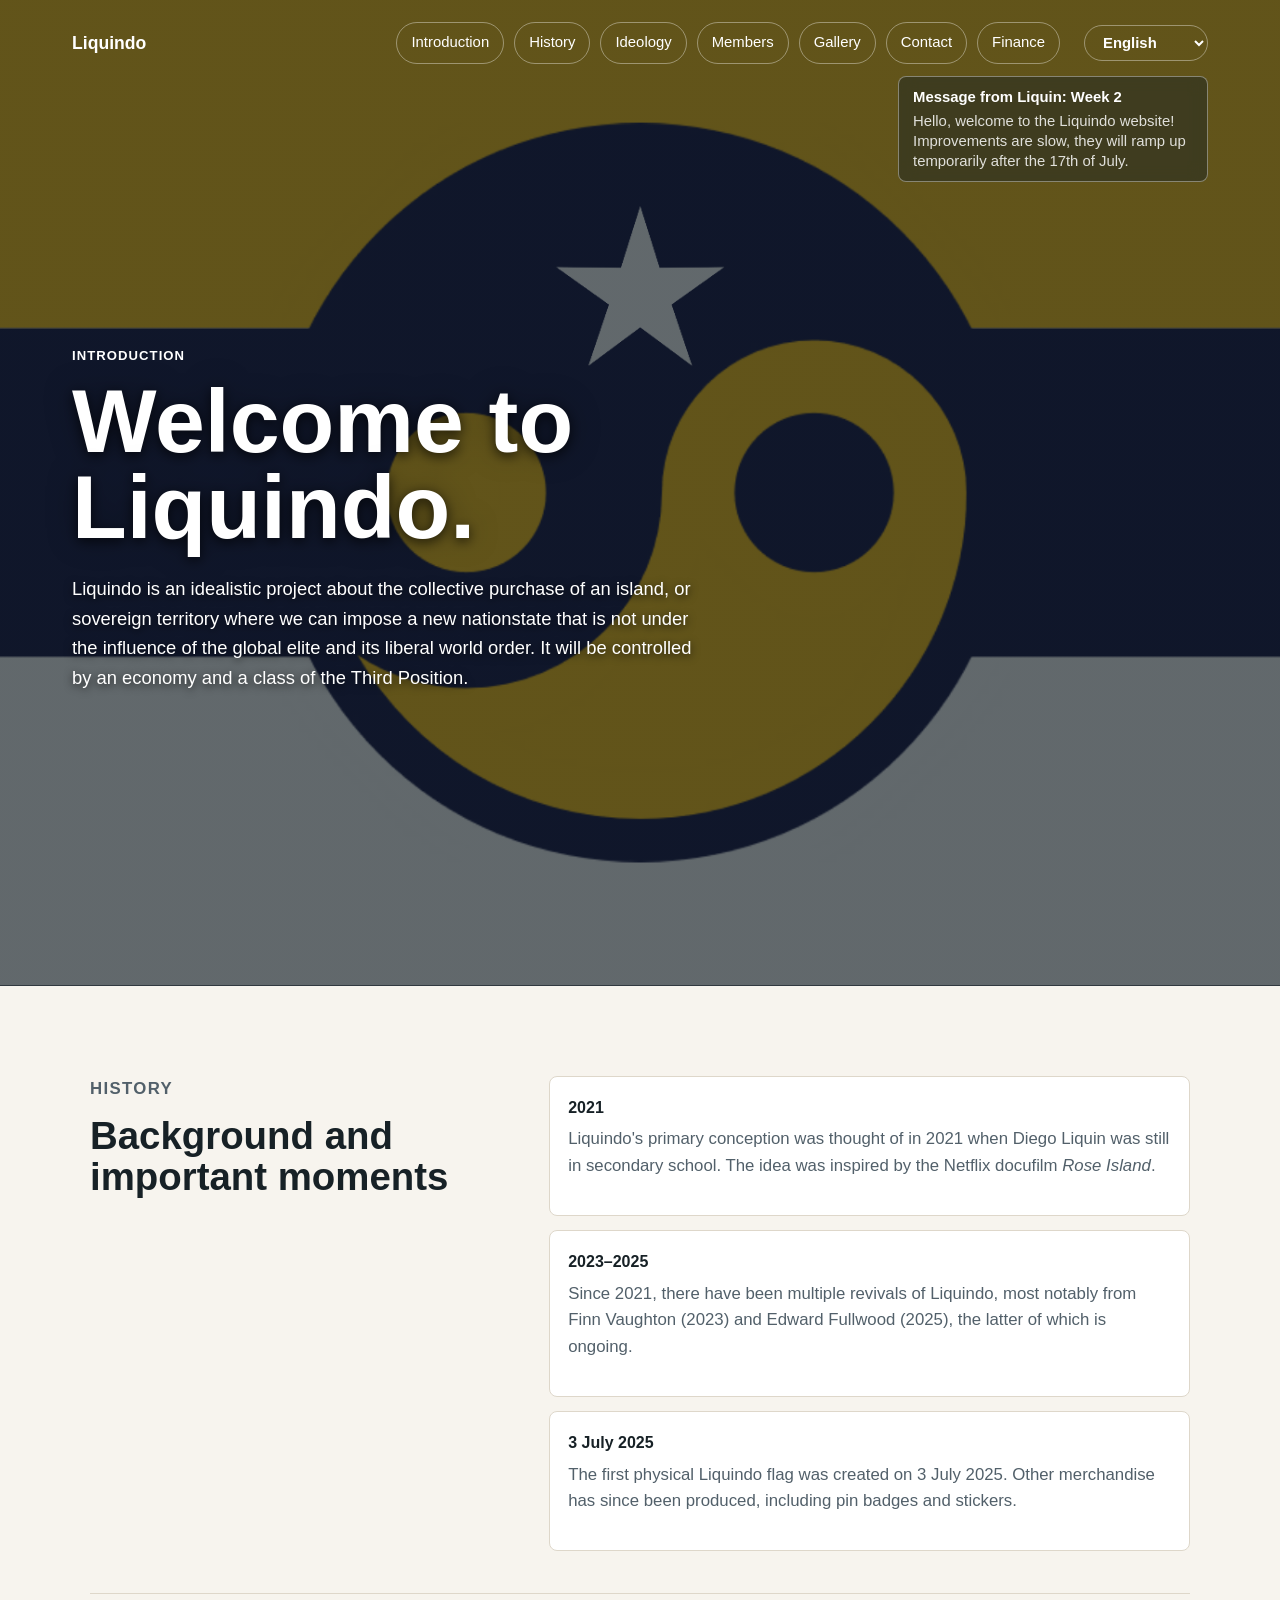
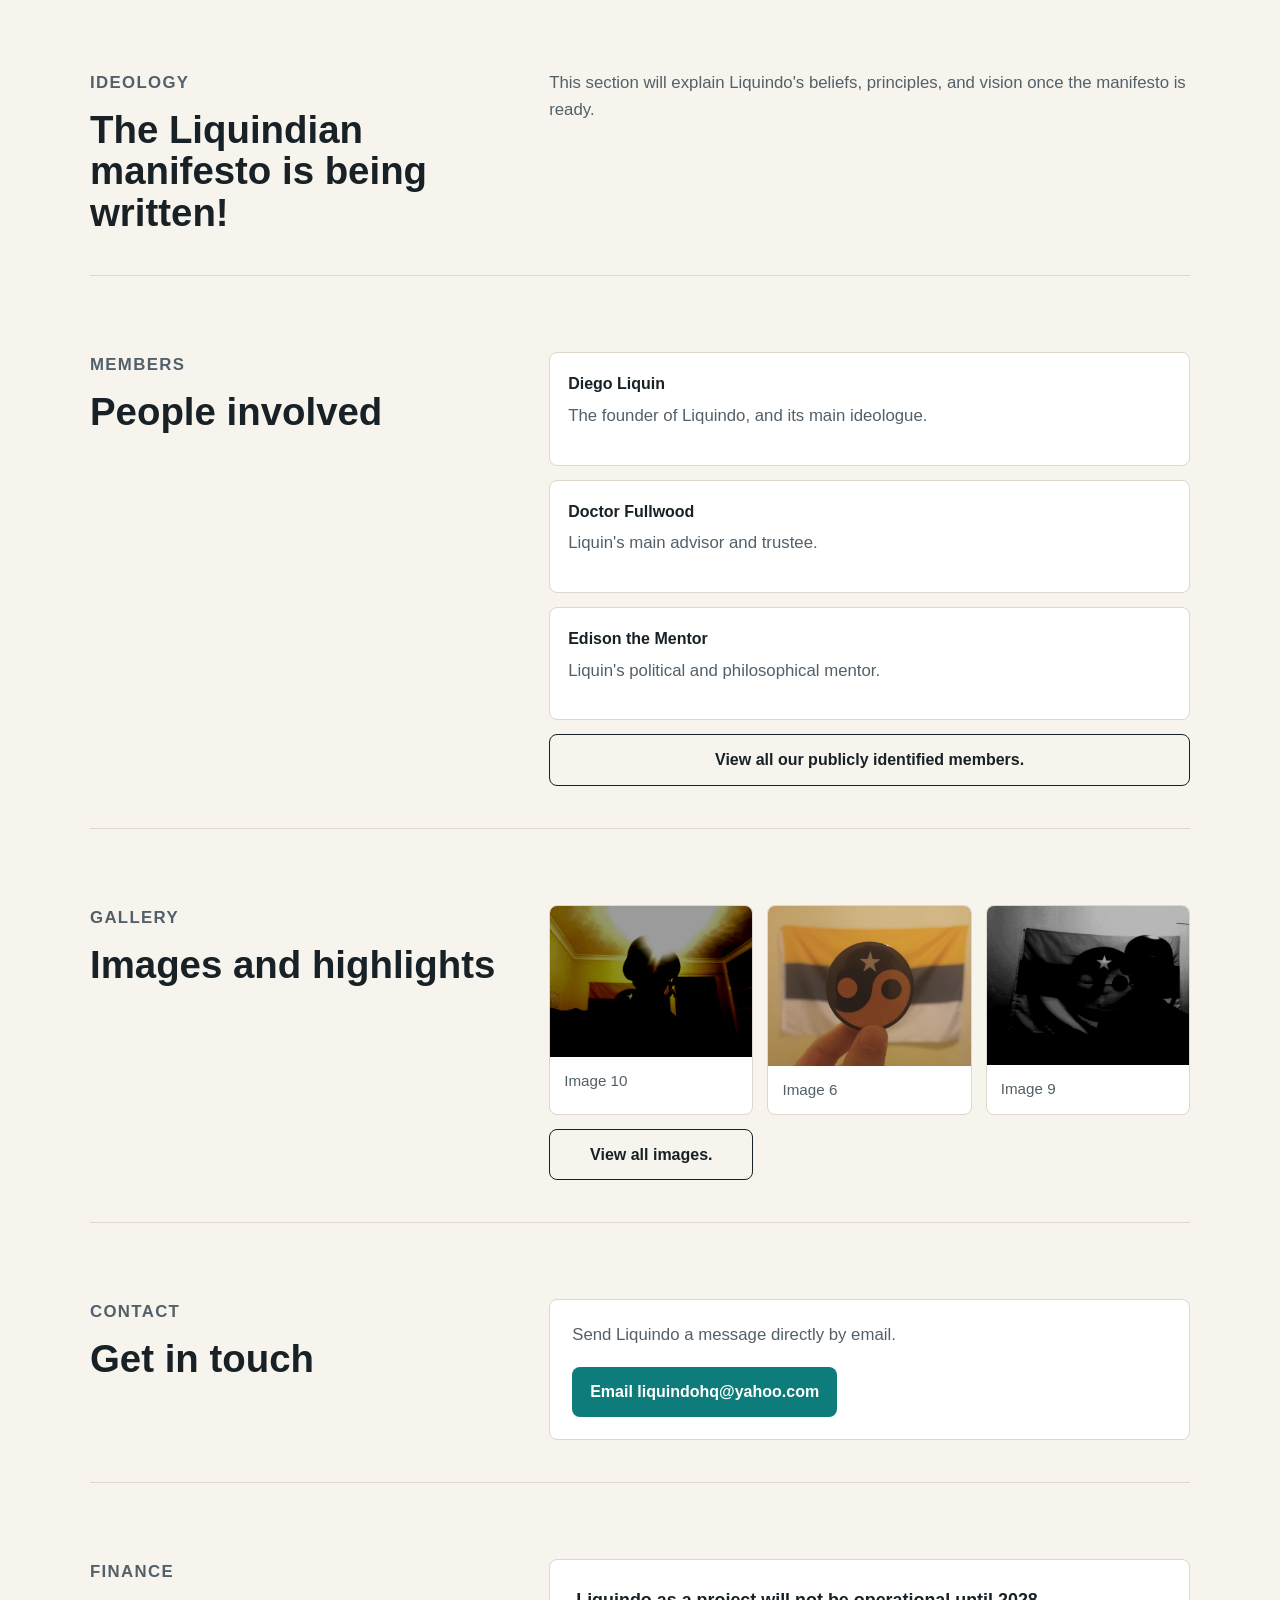
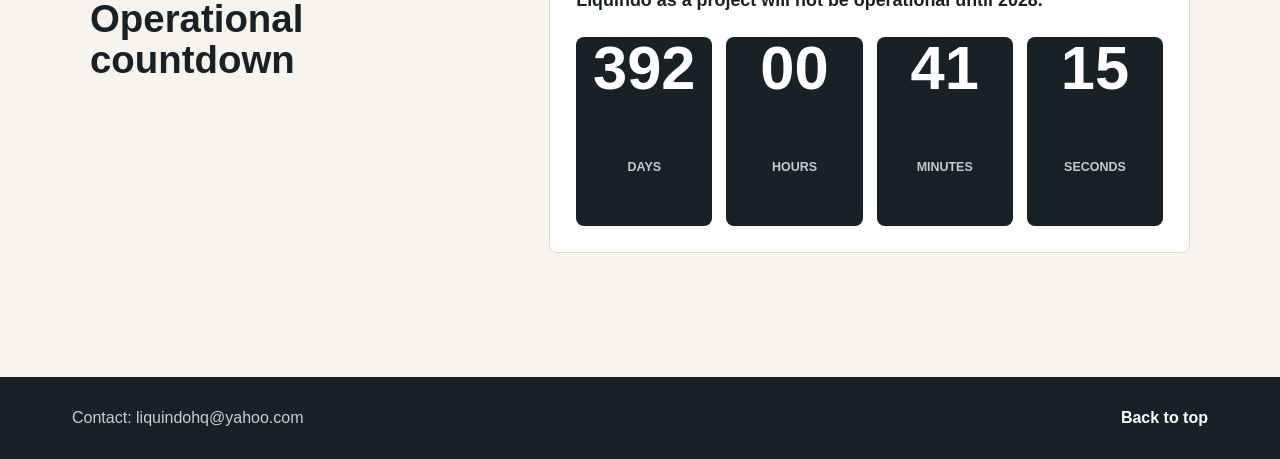
<file: index.html>
<!DOCTYPE html>
<html lang="en">
  <head>
    <meta charset="UTF-8" />
    <meta name="viewport" content="width=device-width, initial-scale=1.0" />
    <title>Liquindo</title>
    <link rel="stylesheet" href="style.css" />
  </head>
  <body>
    <header class="site-header">
      <nav class="topbar" aria-label="Main navigation">
        <a class="brand" href="#home">Liquindo</a>
        <div class="nav-links">
          <a href="#home" data-i18n="nav.introduction">Introduction</a>
          <a href="#history" data-i18n="nav.history">History</a>
          <a href="#ideology" data-i18n="nav.ideology">Ideology</a>
          <a href="#members" data-i18n="nav.members">Members</a>
          <a href="#gallery" data-i18n="nav.gallery">Gallery</a>
          <a href="#contact" data-i18n="nav.contact">Contact</a>
          <a href="#finance" data-i18n="nav.finance">Finance</a>
        </div>
        <select id="language-switcher" class="language-switcher" aria-label="Select language">
          <option value="en">English</option>
          <option value="es">Español</option>
          <option value="fr">Français</option>
          <option value="de">Deutsch</option>
          <option value="ru">Русский</option>
          <option value="pt">Português</option>
          <option value="pl">Polski</option>
          <option value="zh">中文</option>
        </select>
      </nav>
      <aside class="liquin-message">
        <strong data-i18n="message.title">Message from Liquin: Week 2</strong>
        <span data-i18n="message.text">Hello, welcome to the Liquindo website! Improvements are slow, they will ramp up temporarily after the 17th of July.</span>
      </aside>
      
      <!-- Tawk settings -->
<script>
var Tawk_API = Tawk_API || {};

Tawk_API.customStyle = {
  visibility: {
    desktop: {
      xOffset: 0,
      yOffset: 80
    },
    mobile: {
      xOffset: 0,
      yOffset: 80
    }
  }
};
</script>
      <!--Start of Tawk.to Script-->
      <script type="text/javascript">
        var Tawk_API = Tawk_API || {}, Tawk_LoadStart = new Date();
        (function () {
          var s1 = document.createElement("script"), s0 = document.getElementsByTagName("script")[0];
          s1.async = true;
          s1.src = "https://embed.tawk.to/6a3427374873f71d454a1cc0/1jrdrickt";
          s1.charset = "UTF-8";
          s1.setAttribute("crossorigin", "*");
          s0.parentNode.insertBefore(s1, s0);
        })();
      </script>
      <!--End of Tawk.to Script-->

      <section class="hero" id="home">
        <div class="hero-content">
          <p class="eyebrow" data-i18n="hero.eyebrow">Introduction</p>
          <h1 data-i18n="hero.title">Welcome to Liquindo.</h1>
          <p data-i18n="hero.description">
            Liquindo is an idealistic project about the collective purchase of
            an island, or sovereign territory where we can impose a new
            nationstate that is not under the influence of the global elite and
            its liberal world order. It will be controlled by an economy and a
            class of the Third Position.
          </p>
        </div>
      </section>
    </header>

    <main>
<section class="content-section" id="history">
  <div>
    <p class="section-label" data-i18n="section.history">History</p>
    <h2 data-i18n="section.history.title">Background and important moments</h2>
  </div>

  <div class="timeline">
    <article>
      <span>2021</span>
      <p>
        Liquindo's primary conception was thought of in 2021 when Diego Liquin
        was still in secondary school. The idea was inspired by the Netflix
        docufilm <em>Rose Island</em>.
      </p>
    </article>

    <article>
      <span>2023–2025</span>
      <p>
        Since 2021, there have been multiple revivals of Liquindo, most notably
        from Finn Vaughton (2023) and Edward Fullwood (2025), the latter of
        which is ongoing.
      </p>
    </article>

    <article>
      <span>3 July 2025</span>
      <p>
        The first physical Liquindo flag was created on 3 July 2025. Other
        merchandise has since been produced, including pin badges and stickers.
      </p>
    </article>
  </div>
</section>
      <section class="content-section" id="ideology">
        <div>
          <p class="section-label" data-i18n="section.ideology">Ideology</p>
          <h2 data-i18n="section.ideology.title">The Liquindian manifesto is being written!</h2>
        </div>
        <p data-i18n="section.ideology.description">
          This section will explain Liquindo's beliefs, principles, and vision
          once the manifesto is ready.
        </p>
      </section>
      
      <section class="content-section" id="members">
        <div>
          <p class="section-label" data-i18n="section.members">Members</p>
          <h2 data-i18n="section.members.title">People involved</h2>
        </div>
        <div class="info-grid">
          <article>
            <strong data-i18n="member.diego">Diego Liquin</strong>
            <p data-i18n="member.diego.desc">The founder of Liquindo, and its main ideologue.</p>
          </article>
          <article>
            <strong data-i18n="member.fullwood">Doctor Fullwood</strong>
            <p data-i18n="member.fullwood.desc">Liquin's main advisor and trustee.</p>
          </article>
          <article>
            <strong data-i18n="member.edison">Edison the Mentor</strong>
            <p data-i18n="member.edison.desc">Liquin's political and philosophical mentor.</p>
          </article>
          <a class="section-link" href="members.html" data-i18n="link.members">View all our publicly identified members.</a>
        </div>
      </section>

      <section class="content-section" id="gallery">
        <div>
          <p class="section-label" data-i18n="section.gallery">Gallery</p>
          <h2 data-i18n="section.gallery.title">Images and highlights</h2>
        </div>
        <div class="gallery-grid">
          <figure>
            <img
              src="images/20251125_223954.jpg"
              alt="Image 10"
            />
            <figcaption>Image 10</figcaption>
          </figure>
          <figure>
            <img
              src="images/20251102_162413.jpg"
              alt="Image 6"
            />
            <figcaption>Image 6</figcaption>
          </figure>
          <figure>
            <img
              src="images/20251125_170954.jpg"
              alt="Image 9"
            />
            <figcaption>Image 9</figcaption>
          </figure>
          <a class="section-link" href="gallery.html" data-i18n="link.gallery">View all images.</a>
        </div>
      </section>

      <section class="content-section" id="contact">
        <div>
          <p class="section-label" data-i18n="section.contact">Contact</p>
          <h2 data-i18n="section.contact.title">Get in touch</h2>
        </div>
        <div class="contact-card">
          <p data-i18n="section.contact.message">Send Liquindo a message directly by email.</p>
          <a class="email-button" href="mailto:liquindohq@yahoo.com" data-i18n="link.email">
            Email liquindohq@yahoo.com
          </a>
        </div>
      </section>

      <section class="content-section finance-section" id="finance">
        <div>
          <p class="section-label" data-i18n="section.finance">Finance</p>
          <h2 data-i18n="section.finance.title">Operational countdown</h2>
        </div>
        <div class="countdown-panel">
          <p data-i18n="section.finance.description">Liquindo as a project will not be operational until 2028.</p>
          <div class="countdown" aria-label="Countdown until 2028">
            <span>
              <strong id="days">000</strong>
              <span data-i18n="countdown.days">Days</span>
            </span>
            <span>
              <strong id="hours">00</strong>
              <span data-i18n="countdown.hours">Hours</span>
            </span>
            <span>
              <strong id="minutes">00</strong>
              <span data-i18n="countdown.minutes">Minutes</span>
            </span>
            <span>
              <strong id="seconds">00</strong>
              <span data-i18n="countdown.seconds">Seconds</span>
            </span>
          </div>
        </div>
      </section>
    </main>

    <footer>
      <p data-i18n="footer.contact">Contact: liquindohq@yahoo.com</p>
      <a href="#home" data-i18n="footer.top">Back to top</a>
    </footer>
    <script src="i18n.js"></script>
    <script>
      const launchDate = new Date("2028-01-01T00:00:00");
      const units = {
        days: document.getElementById("days"),
        hours: document.getElementById("hours"),
        minutes: document.getElementById("minutes"),
        seconds: document.getElementById("seconds"),
      };

      function updateCountdown() {
        const distance = launchDate - new Date();

        if (distance <= 0) {
          units.days.textContent = "000";
          units.hours.textContent = "00";
          units.minutes.textContent = "00";
          units.seconds.textContent = "00";
          return;
        }

        const days = Math.floor(distance / (1000 * 60 * 60 * 24));
        const hours = Math.floor((distance / (1000 * 60 * 60)) % 24);
        const minutes = Math.floor((distance / (1000 * 60)) % 60);
        const seconds = Math.floor((distance / 1000) % 60);

        units.days.textContent = String(days).padStart(3, "0");
        units.hours.textContent = String(hours).padStart(2, "0");
        units.minutes.textContent = String(minutes).padStart(2, "0");
        units.seconds.textContent = String(seconds).padStart(2, "0");
      }

      updateCountdown();
      setInterval(updateCountdown, 1000);
    </script>
  </body>
</html>
</file>
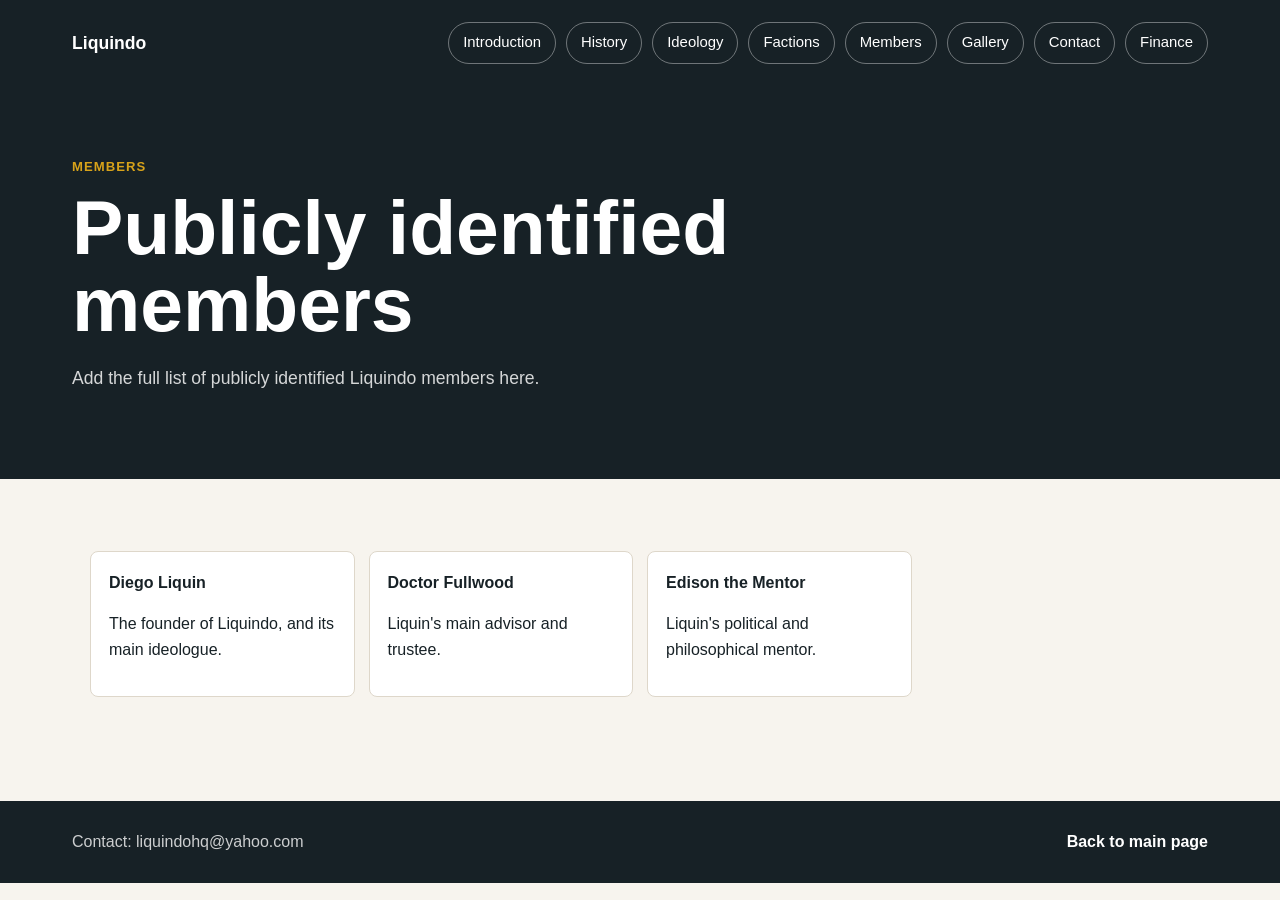
<file: members.html>
<!DOCTYPE html>
<html lang="en">
  <head>
    <meta charset="UTF-8" />
    <meta name="viewport" content="width=device-width, initial-scale=1.0" />
    <title>Liquindo Members</title>
    <link rel="stylesheet" href="style.css" />
  </head>
  <body>
    <header class="page-header">
      <nav class="topbar" aria-label="Main navigation">
        <a class="brand" href="index.html">Liquindo</a>
        <div class="nav-links">
          <a href="index.html#home">Introduction</a>
          <a href="index.html#history">History</a>
          <a href="index.html#ideology">Ideology</a>
          <a href="index.html#factions">Factions</a>
          <a href="index.html#members">Members</a>
          <a href="gallery.html">Gallery</a>
          <a href="index.html#contact">Contact</a>
          <a href="index.html#finance">Finance</a>
        </div>
      </nav>
      <div class="page-title">
        <p class="eyebrow">Members</p>
        <h1>Publicly identified members</h1>
        <p>Add the full list of publicly identified Liquindo members here.</p>
      </div>
    </header>

    <main>
      <section class="full-page-section">
        <div class="info-grid wide-grid">
          <article>
            <strong>Diego Liquin</strong>
            <p>The founder of Liquindo, and its main ideologue.</p>
          </article>
          <article>
            <strong>Doctor Fullwood</strong>
            <p>Liquin's main advisor and trustee.</p>
          </article>
          <article>
            <strong>Edison the Mentor</strong>
            <p>Liquin's political and philosophical mentor.</p>
          </article>
        </div>
      </section>
    </main>

    <footer>
      <p>Contact: liquindohq@yahoo.com</p>
      <a href="index.html">Back to main page</a>
    </footer>
  </body>
</html>
</file>
<file: style.css>
:root {
  --ink: #172126;
  --muted: #52606a;
  --paper: #f7f4ee;
  --surface: #ffffff;
  --teal: #0e7c7b;
  --coral: #d95d39;
  --gold: #d8a31a;
  --green: #4d8f42;
  --border: #ded7ca;
  --shadow: 0 20px 45px rgba(23, 33, 38, 0.12);
}

* {
  box-sizing: border-box;
}

html {
  scroll-behavior: smooth;
}

body {
  margin: 0;
  background: var(--paper);
  color: var(--ink);
  font-family: Arial, Helvetica, sans-serif;
  line-height: 1.6;
}

a {
  color: inherit;
  text-decoration: none;
}

.site-header {
  position: relative;
  min-height: 100vh;
  background:
    linear-gradient(rgba(23, 33, 38, 0.68), rgba(23, 33, 38, 0.68)),
    url("images/liquindo-intro.png");
  background-position: center;
  background-size: cover;
  background-repeat: no-repeat;
  color: #ffffff;
  overflow: hidden;
}

.topbar,
.hero,
.liquin-message {
  position: relative;
  z-index: 2;
  color: #ffffff;
}

.brand,
.topbar a,
.hero h1,
.hero p,
.hero .eyebrow,
.liquin-message {
  color: #ffffff;
}

.page-header {
  background: var(--ink);
  color: #ffffff;
}

.topbar {
  display: flex;
  align-items: center;
  justify-content: space-between;
  gap: 24px;
  padding: 22px min(6vw, 72px);
  flex-wrap: wrap;
}

.brand {
  font-size: 1.1rem;
  font-weight: 800;
}

.nav-links {
  display: flex;
  flex-wrap: wrap;
  gap: 10px;
  justify-content: flex-end;
  flex: 1;
}

.nav-links a {
  border: 1px solid rgba(255, 255, 255, 0.38);
  border-radius: 999px;
  padding: 8px 14px;
  font-size: 0.93rem;
  transition: background 0.2s ease, transform 0.2s ease;
}

.nav-links a:hover {
  background: rgba(255, 255, 255, 0.16);
  transform: translateY(-2px);
}

.language-switcher {
  border: 1px solid rgba(255, 255, 255, 0.38);
  border-radius: 999px;
  padding: 8px 14px;
  font-size: 0.93rem;
  background: transparent;
  color: #ffffff;
  cursor: pointer;
  transition: background 0.2s ease, transform 0.2s ease;
  font-weight: 600;
  min-width: 110px;
}

.language-switcher:hover {
  background: rgba(255, 255, 255, 0.16);
  transform: translateY(-2px);
}

.language-switcher option {
  background: var(--ink);
  color: #ffffff;
  padding: 8px 14px;
  border: none;
}

.language-switcher option:hover {
  background: var(--teal);
}

.liquin-message {
  position: absolute;
  top: 76px;
  right: min(6vw, 72px);
  display: grid;
  gap: 4px;
  max-width: 310px;
  border: 1px solid rgba(255, 255, 255, 0.38);
  border-radius: 8px;
  background: rgba(23, 33, 38, 0.46);
  padding: 10px 14px;
  color: #ffffff;
  font-size: 0.93rem;
  backdrop-filter: blur(8px);
}

.liquin-message strong,
.liquin-message span {
  line-height: 1.35;
}

.liquin-message span {
  color: rgba(255, 255, 255, 0.84);
}

.hero {
  display: flex;
  align-items: center;
  min-height: calc(100vh);
  padding: 80px min(6vw, 72px);
}

.hero-content {
  max-width: 920px;
}

.page-title {
  max-width: 920px;
  padding: 70px min(6vw, 72px) 86px;
}

.page-title h1 {
  max-width: 780px;
  margin: 0;
  font-size: clamp(2.4rem, 6vw, 5rem);
  line-height: 1;
}

.page-title p:not(.eyebrow) {
  max-width: 620px;
  margin: 22px 0 0;
  color: rgba(255, 255, 255, 0.82);
  font-size: 1.1rem;
}

.eyebrow,
.section-label {
  margin: 0 0 12px;
  color: var(--gold);
  font-size: 0.82rem;
  font-weight: 800;
  letter-spacing: 0.08em;
  text-transform: uppercase;
}

.hero h1 {
  max-width: 780px;
  margin: 0;
  font-size: clamp(2.6rem, 7vw, 5.8rem);
  line-height: 0.96;
  color: #ffffff;
  font-weight: 900;
  text-shadow:
    0 3px 12px rgba(0, 0, 0, 0.65),
    0 0 30px rgba(0, 0, 0, 0.35);
}

.hero p:not(.eyebrow) {
  max-width: 620px;
  margin: 24px 0 34px;
  color: #ffffff;
  font-size: 1.15rem;
  text-shadow: 0 2px 8px rgba(0,0,0,0.8);
}

main {
  padding: 48px min(6vw, 72px);
}

.full-page-section {
  max-width: 1100px;
  margin: 0 auto;
  padding: 24px 0 56px;
}

.content-section {
  display: grid;
  grid-template-columns: minmax(180px, 0.8fr) minmax(260px, 1.2fr);
  gap: 32px;
  align-items: start;
  max-width: 1100px;
  margin: 0 auto 34px;
  padding: 42px 0;
  border-bottom: 1px solid var(--border);
}

.content-section h2 {
  margin: 0;
  font-size: clamp(1.7rem, 3vw, 2.7rem);
  line-height: 1.08;
}

.content-section p {
  margin-top: 0;
  color: var(--muted);
  font-size: 1.05rem;
}

.timeline,
.finance-grid,
.info-grid,
.gallery-grid {
  display: grid;
  gap: 14px;
}

.timeline article,
.finance-grid article,
.info-grid article {
  border: 1px solid var(--border);
  border-radius: 8px;
  background: var(--surface);
  padding: 18px;
}

.timeline span,
.finance-grid strong,
.info-grid strong {
  display: block;
  margin-bottom: 6px;
  color: var(--ink);
  font-weight: 800;
}

.gallery-grid {
  grid-template-columns: repeat(3, minmax(0, 1fr));
}

.wide-grid,
.gallery-page-grid {
  grid-template-columns: repeat(4, minmax(0, 1fr));
}

.gallery-page-grid {
  display: block;
  column-count: 4;
  column-gap: 14px;
}

.selected-gallery {
  display: grid;
  grid-template-columns: minmax(0, 1.2fr) minmax(280px, 0.8fr);
  gap: 24px;
  align-items: stretch;
  margin-bottom: 28px;
  border: 1px solid var(--border);
  border-radius: 8px;
  background: var(--surface);
  overflow: hidden;
}

.selected-gallery[hidden] {
  display: none;
}

.selected-image-frame {
  display: grid;
  min-height: 340px;
  place-items: center;
  background: linear-gradient(135deg, #ffffff 0%, #f7f4ee 50%, #070a2c 100%);
  padding: 18px;
}

.selected-image-frame img {
  display: block;
  width: auto;
  height: auto;
  max-width: 100%;
  max-height: min(62vh, 620px);
  object-fit: contain;
}

.selected-description {
  display: flex;
  flex-direction: column;
  justify-content: center;
  padding: 28px;
}

.selected-description h2 {
  margin: 0 0 14px;
  font-size: clamp(2rem, 4vw, 3.5rem);
  line-height: 1;
}

.selected-description p:last-child {
  margin: 0;
  color: var(--muted);
  font-size: 1.05rem;
}

.gallery-page-grid figure {
  display: inline-block;
  width: 100%;
  margin: 0 0 14px;
  break-inside: avoid;
  cursor: pointer;
  transition: border-color 0.2s ease, box-shadow 0.2s ease, transform 0.2s ease;
}

.gallery-page-grid figure:hover,
.gallery-page-grid figure:focus {
  border-color: var(--gold);
  box-shadow: 0 12px 26px rgba(23, 33, 38, 0.16);
  outline: none;
  transform: translateY(-2px);
}

.gallery-page-grid figure.is-selected {
  border-color: var(--gold);
  box-shadow: 0 0 0 3px rgba(216, 163, 26, 0.24);
}

.section-link {
  display: inline-flex;
  align-items: center;
  justify-content: center;
  min-height: 48px;
  border: 1px solid var(--ink);
  border-radius: 8px;
  padding: 12px 16px;
  color: var(--ink);
  font-weight: 800;
}

.gallery-grid figure {
  margin: 0;
  overflow: hidden;
  border: 1px solid var(--border);
  border-radius: 8px;
  background: var(--surface);
}

.gallery-grid img {
  display: block;
  width: 100%;
  height: auto;
}

.media-placeholder {
  display: grid;
  width: 100%;
  aspect-ratio: 4 / 3;
  place-items: center;
  align-content: center;
  gap: 8px;
  background: var(--ink);
  color: #ffffff;
}

.media-placeholder span {
  color: rgba(255, 255, 255, 0.72);
  font-size: 0.9rem;
}

.gallery-grid figcaption {
  padding: 12px 14px;
  color: var(--muted);
  font-size: 0.95rem;
}

.contact-card {
  border: 1px solid var(--border);
  border-radius: 8px;
  background: var(--surface);
  padding: 22px;
}

.contact-card p {
  margin-bottom: 18px;
  color: var(--muted);
}

.email-button {
  display: inline-flex;
  align-items: center;
  justify-content: center;
  min-height: 48px;
  border-radius: 8px;
  background: var(--teal);
  color: #ffffff;
  font-weight: 800;
  padding: 12px 18px;
}

.countdown-panel {
  border: 1px solid var(--border);
  border-radius: 8px;
  background: var(--surface);
  padding: 26px;
}

.countdown-panel p {
  max-width: 640px;
  margin: 0 0 22px;
  color: var(--ink);
  font-size: 1.12rem;
  font-weight: 800;
}

.countdown {
  display: grid;
  grid-template-columns: repeat(4, minmax(0, 1fr));
  gap: 14px;
}

.countdown span {
  display: flex;
  min-height: 118px;
  flex-direction: column;
  align-items: center;
  justify-content: center;
  gap: 10px;
  border-radius: 8px;
  background: var(--ink);
  color: rgba(255, 255, 255, 0.76);
  font-size: 0.78rem;
  font-weight: 800;
  line-height: 1;
  text-transform: uppercase;
}

.countdown strong {
  color: #ffffff;
  font-size: clamp(2.4rem, 4.8vw, 4.15rem);
  line-height: 1;
}

.finance-section {
  border-bottom: 0;
}

footer {
  display: flex;
  align-items: center;
  justify-content: space-between;
  gap: 18px;
  padding: 28px min(6vw, 72px);
  background: var(--ink);
  color: #ffffff;
}

footer p {
  margin: 0;
  color: rgba(255, 255, 255, 0.78);
}

footer a {
  font-weight: 800;
}

@media (max-width: 780px) {
  .topbar {
    align-items: flex-start;
    flex-direction: column;
  }

  .nav-links {
    justify-content: flex-start;
    flex: none;
  }

  .language-switcher {
    align-self: flex-start;
  }

  .liquin-message {
    position: static;
    max-width: none;
    margin: 0 min(6vw, 72px) 18px;
  }

  .content-section {
    grid-template-columns: 1fr;
  }

  .gallery-grid {
    grid-template-columns: 1fr;
  }

  .wide-grid,
  .gallery-page-grid {
    grid-template-columns: 1fr;
  }

  .gallery-page-grid {
    column-count: 2;
  }

  .selected-gallery {
    grid-template-columns: 1fr;
  }

  .selected-image-frame {
    min-height: 300px;
  }

  .countdown {
    grid-template-columns: repeat(2, minmax(0, 1fr));
  }

  .countdown strong {
    font-size: clamp(2.8rem, 12vw, 4.4rem);
  }

  .hero {
    min-height: auto;
    padding-top: 34px;
  }

  .content-section {
    gap: 18px;
  }

  footer {
    align-items: flex-start;
    flex-direction: column;
  }
}

@media (max-width: 460px) {
  .nav-links a {
    flex: 1 1 46%;
    text-align: center;
  }

  .hero h1 {
    font-size: 2.45rem;
  }

  .countdown {
    grid-template-columns: 1fr;
  }

  .countdown-panel {
    padding: 18px;
  }

  .countdown span {
    min-height: 102px;
  }

  .gallery-page-grid {
    column-count: 1;
  }

  .selected-description {
    padding: 22px;
  }

  .language-switcher {
    min-width: 90px;
    font-size: 0.85rem;
    padding: 6px 12px;
  }
}

iframe[title="chat widget"] {
  bottom: 90px !important;
}
</file>
